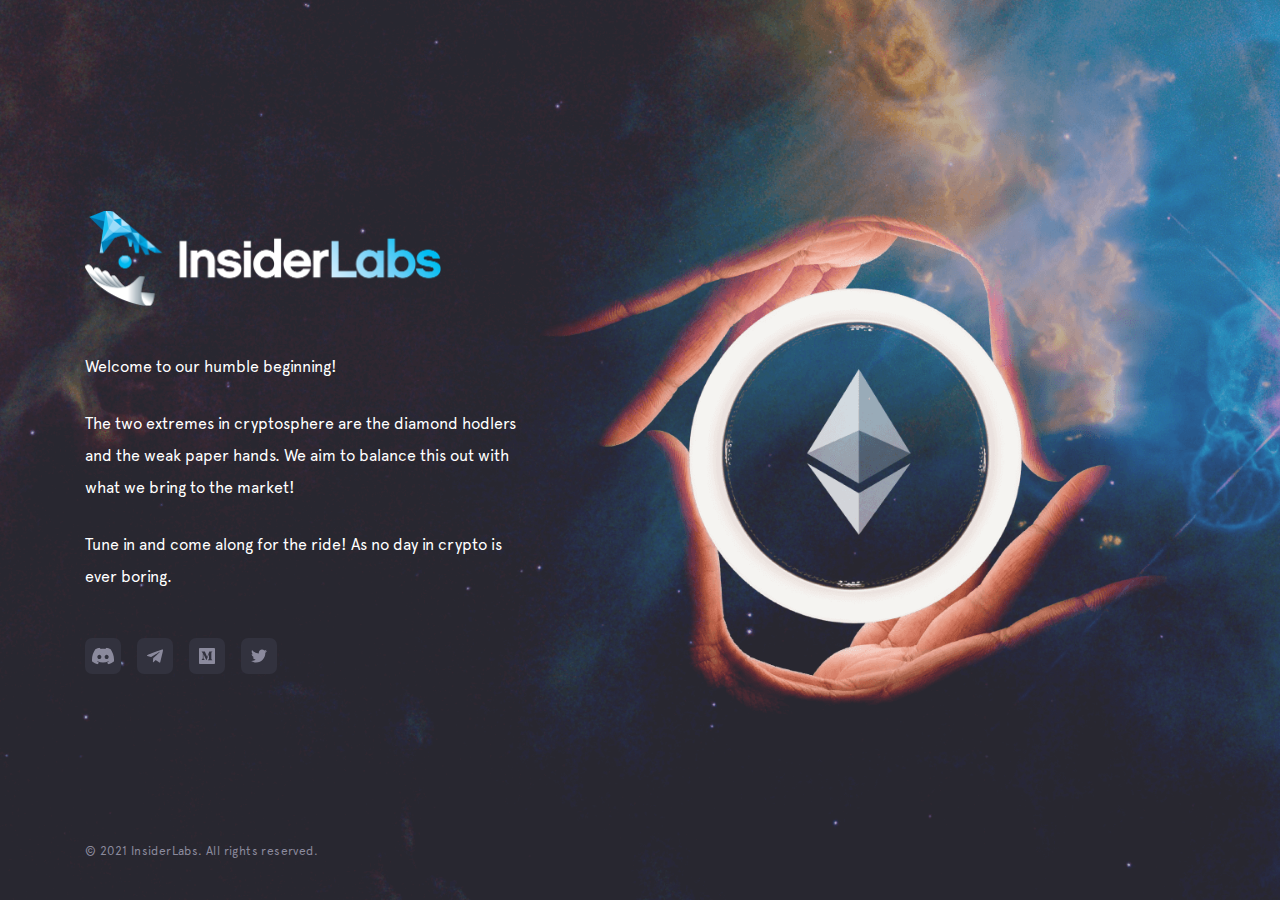
<file: index.html>
<!DOCTYPE html>
<html lang="en">
<head>
  <meta charset="UTF-8">
  <meta http-equiv="X-UA-Compatible" content="IE=edge">
  <meta name="viewport" content="width=device-width, initial-scale=1.0">
  <title>InsiderLabs</title>
  <!-- Google Font -->
  <link rel="preconnect" href="https://fonts.gstatic.com">
  <link href="https://fonts.googleapis.com/css2?family=Poppins:wght@400;500;600;700&display=swap" rel="stylesheet">
  <!-- Bootstrap Css -->
  <link rel="stylesheet" href="css/bootstrap.min.css">
  <!-- Custom Css -->
  <link rel="stylesheet" href="css/style.css">
</head>
<body>
  <main class="main-section">
    <div class="container">
      <div class="main-section-content flex-column d-flex justify-content-center">
        <div class="row">
          <div class="col-md-7 col-lg-5">
            <div class="logo">
              <img src="imgs/homepage/logo.png" alt="logo">
            </div>
            <p>Welcome to our humble beginning!</p>
            <p>The two extremes in cryptosphere are the diamond hodlers and the weak paper hands. We aim to balance this out with what we bring to the market!</p>
            <p>Tune in and come along for the ride! As no day in crypto is ever boring.</p>
            <ul class="social-links list-unstyled">
              <li>
                <a href="https://discord.gg/tazM5QECa4" target="_blank">
                  <img src="imgs/homepage/discord.svg" alt="discord">
                </a>
              </li>
              <li>
                <a href="https://t.me/InsiderLabs" target="_blank">
                  <img src="imgs/homepage/telegram.svg" alt="telegram">
                </a>
              </li>
              <li>
                <a href="https://medium.com/@insiderlabs" target="_blank">
                  <img src="imgs/homepage/medium.svg" alt="medium">
                </a>
              </li>
              <li>
                <a href="#" target="_blank">
                  <img src="imgs/homepage/twitter.svg" alt="twitter">
                </a>
              </li>
            </ul>
          </div>
        </div>
        <p class="copyright">
          &copy; 2021 InsiderLabs. All rights reserved.
        </p>
      </div>
      
    </div>
  </main>

  <!-- jQuery -->
  <script src="js/jquery-3.4.1.min.js"></script>
  <!-- Bootstrap -->
  <script src="js/bootstrap.bundle.min.js"></script>
  <!-- Main js -->
  <script src="js/main.js"></script>
</body>
</html>
</file>
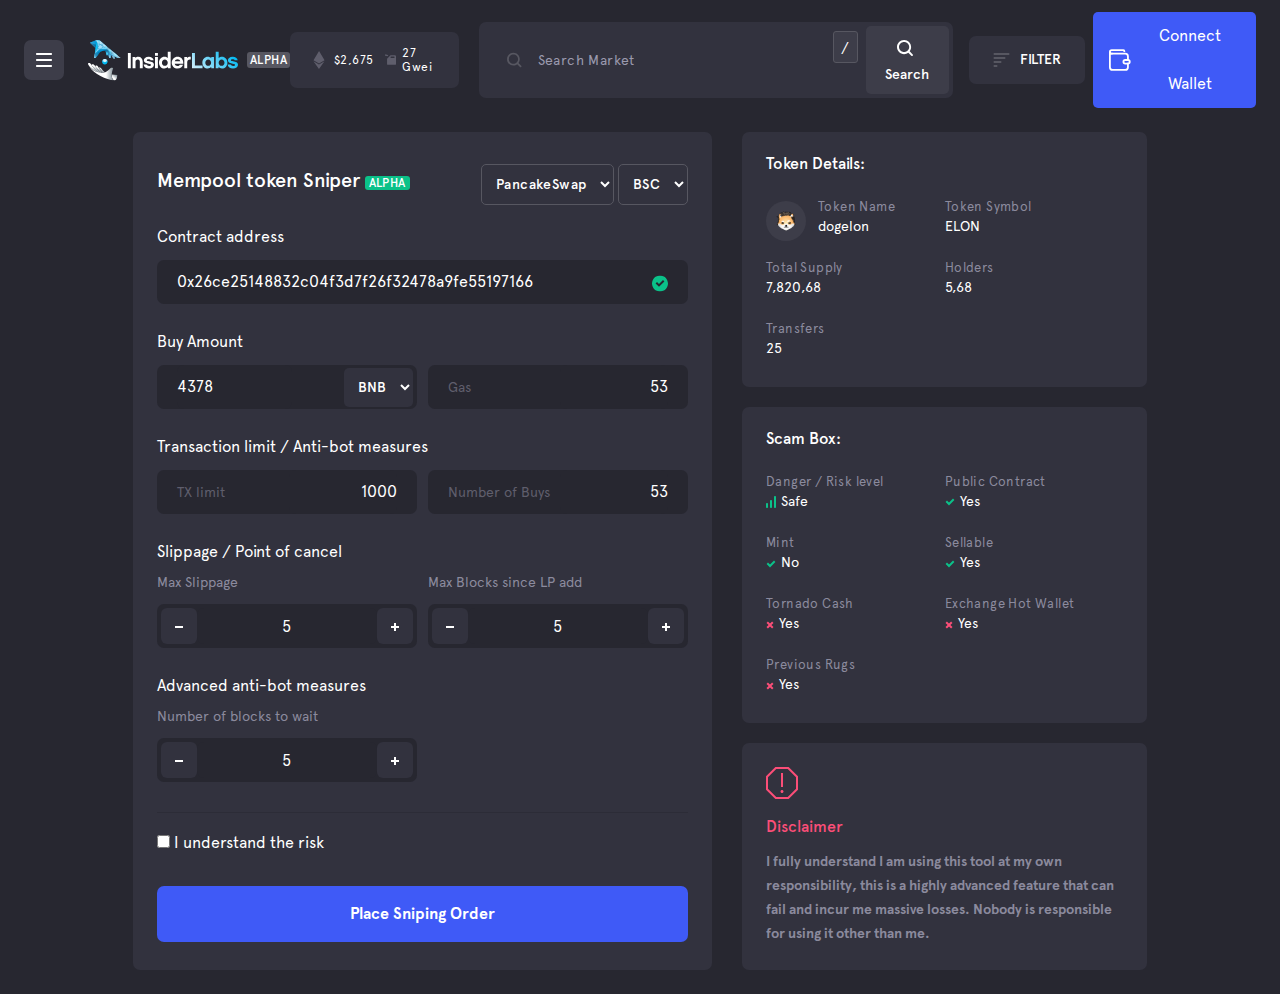
<file: snipping.html>
<!DOCTYPE html>
<html lang="en">
<head>
  <meta charset="UTF-8">
  <meta http-equiv="X-UA-Compatible" content="IE=edge">
  <meta name="viewport" content="width=device-width, initial-scale=1.0">
  <title>InsiderLabs</title>
  <!-- Google Font -->
  <link rel="preconnect" href="https://fonts.gstatic.com">
  <link rel="stylesheet" href="fonts/Apercu-Font/Apercu-Font/Apercu-Regular.otf">
  <link rel="stylesheet" href="fonts/Apercu-Font/Apercu-Font/Apercu-Medium.otf">
  <link rel="stylesheet" href="fonts/Apercu-Font/Apercu-Font/Apercu-Bold.otf">
  <!-- Bootstrap Css -->
  <link rel="stylesheet" href="css/bootstrap.min.css">
  <!-- Custom Css -->
  <link rel="stylesheet" href="css/style.css">
</head>
<body>
  <header class="snipping-header">
    <div class="header-left">
      <div class="menu-icon">
        <svg width="16" height="16" viewBox="0 0 16 16" fill="none" xmlns="http://www.w3.org/2000/svg">
          <path d="M15 7H1C0.4 7 0 7.4 0 8C0 8.6 0.4 9 1 9H15C15.6 9 16 8.6 16 8C16 7.4 15.6 7 15 7Z" fill="white"/>
          <path d="M15 1H1C0.4 1 0 1.4 0 2C0 2.6 0.4 3 1 3H15C15.6 3 16 2.6 16 2C16 1.4 15.6 1 15 1Z" fill="white"/>
          <path d="M15 13H1C0.4 13 0 13.4 0 14C0 14.6 0.4 15 1 15H15C15.6 15 16 14.6 16 14C16 13.4 15.6 13 15 13Z" fill="white"/>
        </svg>        
      </div>
      <div class="logo">
        <img src="imgs/logo.svg" alt="logo">
        <span class="text-uppercase text-white">Alpha</span>
      </div>
    </div>
    <div class="header-right">
      <div class="gwei">
        <div class="usd">
          <svg width="18" height="18" viewBox="0 0 18 18" fill="none" xmlns="http://www.w3.org/2000/svg">
            <path d="M8.95806 13.4775L3.43506 10.215L8.95731 18L14.4848 10.215L8.95581 13.4775H8.95806ZM9.04206 0L3.51756 9.16725L9.04131 12.4327L14.5651 9.17025L9.04206 0Z" fill="#5F5E6C"/>
          </svg>
          <span class="value">$2,675</span>
        </div>
        <div class="gas">
          <svg width="14" height="14" viewBox="0 0 14 14" fill="none" xmlns="http://www.w3.org/2000/svg">
            <path d="M3.01875 2.38058L4.27 1.12933C3.30627 0.365478 2.10426 -0.0344691 0.875 -0.000297697H0V1.7497H0.875C1.63879 1.72429 2.39047 1.9455 3.01875 2.38058Z" fill="#5F5E6C"/>
            <path d="M12.25 0.875H7L2.625 5.25V12.25C2.625 12.4821 2.71719 12.7046 2.88128 12.8687C3.04538 13.0328 3.26794 13.125 3.5 13.125H13.125C13.3571 13.125 13.5796 13.0328 13.7437 12.8687C13.9078 12.7046 14 12.4821 14 12.25V2.625C14 2.16087 13.8156 1.71575 13.4874 1.38756C13.1592 1.05937 12.7141 0.875 12.25 0.875ZM11.375 4.375H7.875C7.64294 4.375 7.42038 4.28281 7.25628 4.11872C7.09219 3.95462 7 3.73206 7 3.5C7 3.26794 7.09219 3.04538 7.25628 2.88128C7.42038 2.71719 7.64294 2.625 7.875 2.625H11.375C11.6071 2.625 11.8296 2.71719 11.9937 2.88128C12.1578 3.04538 12.25 3.26794 12.25 3.5C12.25 3.73206 12.1578 3.95462 11.9937 4.11872C11.8296 4.28281 11.6071 4.375 11.375 4.375Z" fill="#5F5E6C"/>
          </svg>          
          <span class="value">27 Gwei</span>  
        </div>        
      </div>
      <form class="search-market">
        <div class="form-group">
          <svg width="16" height="16" viewBox="0 0 16 16" fill="none" xmlns="http://www.w3.org/2000/svg">
            <path d="M12.7 11.3C13.6 10.1 14.1 8.7 14.1 7.1C14.1 3.2 11 0 7.1 0C3.2 0 0 3.2 0 7.1C0 11 3.2 14.2 7.1 14.2C8.7 14.2 10.2 13.7 11.3 12.8L14.3 15.8C14.5 16 14.8 16.1 15 16.1C15.2 16.1 15.5 16 15.7 15.8C16.1 15.4 16.1 14.8 15.7 14.4L12.7 11.3ZM7.1 12.1C4.3 12.1 2 9.9 2 7.1C2 4.3 4.3 2 7.1 2C9.9 2 12.2 4.3 12.2 7.1C12.2 9.9 9.9 12.1 7.1 12.1Z" fill="#575761"/>
          </svg>          
          <input type="search" placeholder="Search Market">
        </div>
        <span>/</span>
        <button type="submit" class="search">
          <svg width="16" height="16" viewBox="0 0 16 16" fill="none" xmlns="http://www.w3.org/2000/svg">
            <path d="M12.7 11.3C13.6 10.1 14.1 8.7 14.1 7.1C14.1 3.2 11 0 7.1 0C3.2 0 0 3.2 0 7.1C0 11 3.2 14.2 7.1 14.2C8.7 14.2 10.2 13.7 11.3 12.8L14.3 15.8C14.5 16 14.8 16.1 15 16.1C15.2 16.1 15.5 16 15.7 15.8C16.1 15.4 16.1 14.8 15.7 14.4L12.7 11.3ZM7.1 12.1C4.3 12.1 2 9.9 2 7.1C2 4.3 4.3 2 7.1 2C9.9 2 12.2 4.3 12.2 7.1C12.2 9.9 9.9 12.1 7.1 12.1Z" fill="white"/>
          </svg>
          <span>Search</span>  
        </button>
      </form>
      <div class="filter">
        <svg width="17" height="14" viewBox="0 0 17 14" fill="none" xmlns="http://www.w3.org/2000/svg">
          <path d="M3.5 14H1.5C0.948 14 0.5 13.552 0.5 13C0.5 12.448 0.948 12 1.5 12H3.5C4.052 12 4.5 12.448 4.5 13C4.5 13.552 4.052 14 3.5 14Z" fill="#575761"/>
          <path d="M7.5 10H1.5C0.948 10 0.5 9.552 0.5 9C0.5 8.448 0.948 8 1.5 8H7.5C8.052 8 8.5 8.448 8.5 9C8.5 9.552 8.052 10 7.5 10Z" fill="#575761"/>
          <path d="M11.5 6H1.5C0.948 6 0.5 5.552 0.5 5C0.5 4.448 0.948 4 1.5 4H11.5C12.052 4 12.5 4.448 12.5 5C12.5 5.552 12.052 6 11.5 6Z" fill="#575761"/>
          <path d="M15.5 2H1.5C0.948 2 0.5 1.552 0.5 1C0.5 0.448 0.948 0 1.5 0H15.5C16.052 0 16.5 0.448 16.5 1C16.5 1.552 16.052 2 15.5 2Z" fill="#575761"/>
        </svg>
        <span class="text-uppercase">Filter</span>  
      </div>
      <button class="connect-wallet">
        <svg width="24" height="24" viewBox="0 0 24 24" fill="none" xmlns="http://www.w3.org/2000/svg">
          <path d="M21 12V8C21 6.34315 19.6569 5 18 5H3C1.895 5 1 4.105 1 3V20C1 21.657 2.343 23 4 23H18C19.6569 23 21 21.6569 21 20V16" stroke="white" stroke-width="2" stroke-miterlimit="10" stroke-linecap="square"/>
          <path d="M17 2V2C17 1.44772 16.5523 1 16 1H3C1.895 1 1 1.895 1 3C1 4.105 1.895 5 3 5" stroke="white" stroke-width="2" stroke-miterlimit="10" stroke-linecap="square"/>
          <path d="M23 14C23 15.1046 22.1046 16 21 16H18C16.895 16 16 15.105 16 14C16 12.895 16.895 12 18 12H21C22.1046 12 23 12.8954 23 14V14Z" stroke="white" stroke-width="2" stroke-miterlimit="10" stroke-linecap="square"/>
        </svg>
        <span>Connect Wallet</span>
      </button>
    </div>
  </header>
  <div class="snipping-content">
    <div class="container">
      <div class="row">
        <div class="col-lg-11 m-auto">
          <div class="row">
            <div class="col-7 d-flex">
              <div class="box box-right">
                <div class="box-head d-flex align-items-center justify-content-between">
                  <h3>Mempool token Sniper <span>Alpha</span></h3>
                  <div class="select">
                    <select>
                      <option value="pancakeswap">PancakeSwap</option>
                      <option value="pancakeswap">PancakeSwap</option>
                      <option value="pancakeswap">PancakeSwap</option>
                    </select>
                    <select>
                      <option value="bsc">BSC</option>
                      <option value="bsc">BSC</option>
                      <option value="bsc">BSC</option>
                    </select>
                  </div>
                </div>
                <div class="form-group">
                  <label>Contract address</label>
                  <div class="contract-address">
                    <input type="text" value="0x26ce25148832c04f3d7f26f32478a9fe55197166">
                    <div class="valued-icon">
                      <svg width="16" height="16" viewBox="0 0 16 16" fill="none" xmlns="http://www.w3.org/2000/svg">
                        <path d="M8 0C3.6 0 0 3.6 0 8C0 12.4 3.6 16 8 16C12.4 16 16 12.4 16 8C16 3.6 12.4 0 8 0ZM7 11.4L3.6 8L5 6.6L7 8.6L11 4.6L12.4 6L7 11.4Z" fill="#0BC189"/>
                      </svg>                      
                    </div>
                  </div>
                </div>
                <div class="form-group">
                  <label>Buy Amount</label>
                  <div class="amount">
                    <div class="bnb">
                      <input class="form-control text-left" type="number" value="4378">
                      <select>
                        <option value="bnb">BNB</option>
                        <option value="bnb">BNB</option>
                        <option value="bnb">BNB</option>
                      </select>
                    </div>
                    <div>
                      <span class="placeholder">Gas</span>
                      <input class="form-control" type="number" value="53">
                    </div>
                  </div>
                </div>
                <div class="form-group">
                  <label>Transaction limit / Anti-bot measures</label>
                  <div class="transaction-limit">
                    <div>
                      <span class="placeholder">TX limit</span>
                      <input class="form-control" type="number" value="1000">
                    </div>
                    <div>
                      <span class="placeholder">Number of Buys</span>
                      <input class="form-control" type="number" value="53">
                    </div>
                  </div>
                </div>
                <div class="form-group">
                  <label>Slippage / Point of cancel</label>
                  <div class="slippage">
                    <div class="max-slippage">
                      <label>Max Slippage</label>
                      <div class="inline-group">
                        <button class="btn-minus">
                          <svg width="8" height="2" viewBox="0 0 8 2" fill="none" xmlns="http://www.w3.org/2000/svg">
                            <path d="M8 0H0V2H8V0Z" fill="white"/>
                          </svg>
                        </button>
                        <input class="form-control quantity" min="0" name="quantity" value="5" type="number">
                        <button class="btn-plus">
                          <svg width="8" height="8" viewBox="0 0 8 8" fill="none" xmlns="http://www.w3.org/2000/svg">
                            <path d="M5 0H3V3H0V5H3V8H5V5H8V3H5V0Z" fill="white"/>
                          </svg>
                        </button>
                      </div>
                    </div>
                    <div class="max-blocks">
                      <label>Max Blocks since LP add</label>
                      <div class="inline-group">
                        <button class="btn-minus">
                          <svg width="8" height="2" viewBox="0 0 8 2" fill="none" xmlns="http://www.w3.org/2000/svg">
                            <path d="M8 0H0V2H8V0Z" fill="white"/>
                          </svg>
                        </button>
                        <input class="form-control quantity" min="0" name="quantity" value="5" type="number">
                        <button class="btn-plus">
                          <svg width="8" height="8" viewBox="0 0 8 8" fill="none" xmlns="http://www.w3.org/2000/svg">
                            <path d="M5 0H3V3H0V5H3V8H5V5H8V3H5V0Z" fill="white"/>
                          </svg>
                        </button>
                      </div>
                    </div>
                  </div>
                </div>
                <div class="form-group">
                  <label>Advanced anti-bot measures</label>
                  <div class="advanced-anti-bot">
                    <div>
                      <label>Number of blocks to wait</label>
                      <div class="inline-group">
                        <button class="btn-minus">
                          <svg width="8" height="2" viewBox="0 0 8 2" fill="none" xmlns="http://www.w3.org/2000/svg">
                            <path d="M8 0H0V2H8V0Z" fill="white"/>
                          </svg>
                        </button>
                        <input class="form-control quantity" min="0" name="quantity" value="5" type="number">
                        <button class="btn-plus">
                          <svg width="8" height="8" viewBox="0 0 8 8" fill="none" xmlns="http://www.w3.org/2000/svg">
                            <path d="M5 0H3V3H0V5H3V8H5V5H8V3H5V0Z" fill="white"/>
                          </svg>
                        </button>
                      </div>
                    </div>
                  </div>
                </div>
                <hr>
                <div class="form-group understand-risk">
                  <input type="checkbox" id="understand-risk">
                  <label for="understand-risk">I understand the risk</label>
                </div>
                <button class="d-block w-100 order-now">Place Sniping Order</button>
              </div>
            </div>
            <div class="col-5 d-flex flex-wrap">
              <div class="box box-left token-details">
                <h4>Token Details:</h4>
                <ul class="list-unstyled mb-0">
                  <li>
                    <div class="icon">
                      <img src="imgs/dogelon.svg" alt="dogelon img">
                    </div>
                    <div class="info">
                      <p>Token Name</p>
                      <h5>dogelon</h3>
                    </div>
                  </li>
                  <li>
                    <p>Token Symbol</p>
                    <h5>ELON</h5>
                  </li>
                  <li>
                    <p>Total Supply</p>
                    <h5>7,820,68</h5>
                  </li>
                  <li>
                    <p>Holders</p>
                    <h5>5,68</h5>
                  </li>
                  <li>
                    <p>Transfers</p>
                    <h5>25</h5>
                  </li>
                </ul>
              </div>
              <div class="box box-left scam-box">
                <h4>Scam Box:</h4>
                <ul class="list-unstyled mb-0">
                  <li>
                    <p>Danger / Risk level</p>
                    <h5>
                      <div class="icon">
                        <svg width="10" height="12" viewBox="0 0 10 12" fill="none" xmlns="http://www.w3.org/2000/svg">
                          <path d="M10 11V1C10 0.447715 9.55228 0 9 0C8.44772 0 8 0.447715 8 1V11C8 11.5523 8.44772 12 9 12C9.55228 12 10 11.5523 10 11Z" fill="#0BC189"/>
                          <path d="M6 11V5C6 4.44772 5.55228 4 5 4C4.44772 4 4 4.44772 4 5V11C4 11.5523 4.44772 12 5 12C5.55228 12 6 11.5523 6 11Z" fill="#0BC189"/>
                          <path d="M2 11V8C2 7.44772 1.55228 7 1 7C0.447715 7 0 7.44772 0 8V11C0 11.5523 0.447715 12 1 12C1.55228 12 2 11.5523 2 11Z" fill="#0BC189"/>
                        </svg>
                        </div>
                      <span>Safe</span>
                    </h5>
                  </li>
                  <li>
                    <p>Public Contract</p>
                    <h5>
                      <div class="icon">
                        <svg width="10" height="8" viewBox="0 0 10 8" fill="none" xmlns="http://www.w3.org/2000/svg">
                          <path d="M9.4001 1.99998L8.0001 0.599976L4.0001 4.59998L2.0001 2.59998L0.600098 3.99998L4.0001 7.39998L9.4001 1.99998Z" fill="#0BC189"/>
                        </svg>                          
                        </div>
                      <span>Yes</span>
                    </h5>
                  </li>
                  <li>
                    <p>Mint</p>
                    <h5>
                      <div class="icon">
                        <svg width="10" height="8" viewBox="0 0 10 8" fill="none" xmlns="http://www.w3.org/2000/svg">
                          <path d="M9.4001 1.99998L8.0001 0.599976L4.0001 4.59998L2.0001 2.59998L0.600098 3.99998L4.0001 7.39998L9.4001 1.99998Z" fill="#0BC189"/>
                        </svg>                          
                        </div>
                      <span>No</span>
                    </h5>
                  </li>
                  <li>
                    <p>Sellable</p>
                    <h5>
                      <div class="icon">
                        <svg width="10" height="8" viewBox="0 0 10 8" fill="none" xmlns="http://www.w3.org/2000/svg">
                          <path d="M9.4001 1.99998L8.0001 0.599976L4.0001 4.59998L2.0001 2.59998L0.600098 3.99998L4.0001 7.39998L9.4001 1.99998Z" fill="#0BC189"/>
                        </svg>                          
                        </div>
                      <span>Yes</span>
                    </h5>
                  </li>
                  <li>
                    <p>Tornado Cash</p>
                    <h5>
                      <div class="icon">
                        <svg width="8" height="8" viewBox="0 0 8 8" fill="none" xmlns="http://www.w3.org/2000/svg">
                          <path d="M6.1 0.5L4 2.6L1.9 0.5L0.5 1.9L2.6 4L0.5 6.1L1.9 7.5L4 5.4L6.1 7.5L7.5 6.1L5.4 4L7.5 1.9L6.1 0.5Z" fill="#FB4E78"/>
                        </svg>                          
                        </div>
                      <span>Yes</span>
                    </h5>
                  </li>
                  <li>
                    <p>Exchange Hot Wallet</p>
                    <h5>
                      <div class="icon">
                        <svg width="8" height="8" viewBox="0 0 8 8" fill="none" xmlns="http://www.w3.org/2000/svg">
                          <path d="M6.1 0.5L4 2.6L1.9 0.5L0.5 1.9L2.6 4L0.5 6.1L1.9 7.5L4 5.4L6.1 7.5L7.5 6.1L5.4 4L7.5 1.9L6.1 0.5Z" fill="#FB4E78"/>
                        </svg>
                        </div>
                      <span>Yes</span>
                    </h5>
                  </li>
                  <li>
                    <p>Previous Rugs</p>
                    <h5>
                      <div class="icon">
                        <svg width="8" height="8" viewBox="0 0 8 8" fill="none" xmlns="http://www.w3.org/2000/svg">
                          <path d="M6.1 0.5L4 2.6L1.9 0.5L0.5 1.9L2.6 4L0.5 6.1L1.9 7.5L4 5.4L6.1 7.5L7.5 6.1L5.4 4L7.5 1.9L6.1 0.5Z" fill="#FB4E78"/>
                        </svg>                       
                        </div>
                      <span>Yes</span>
                    </h5>
                  </li>
                </ul>
              </div>
              <div class="box box-left disclaimer mb-0">
                <div class="icon">
                  <svg width="32" height="32" viewBox="0 0 32 32" fill="none" xmlns="http://www.w3.org/2000/svg">
                    <path d="M16 7V19" stroke="#FB4E78" stroke-width="2" stroke-miterlimit="10" stroke-linecap="square"/>
                    <path d="M16 26C16.8284 26 17.5 25.3284 17.5 24.5C17.5 23.6716 16.8284 23 16 23C15.1716 23 14.5 23.6716 14.5 24.5C14.5 25.3284 15.1716 26 16 26Z" fill="#FB4E78"/>
                    <path d="M22.213 1H9.787L1 9.787V22.213L9.787 31H22.213L31 22.213V9.787L22.213 1Z" stroke="#FB4E78" stroke-width="2" stroke-miterlimit="10" stroke-linecap="square"/>
                  </svg>
                  <h4>Disclaimer</h4>
                  <p>I fully understand I am using this tool at my own responsibility, this is a highly advanced feature that can fail and incur me massive losses. Nobody is responsible for using it other than me.</p>             
                </div>
              </div>
            </div>
          </div>
        </div>
      </div>
    </div>
  </div>

  <!-- jQuery -->
  <script src="js/jquery-3.4.1.min.js"></script>
  <!-- Bootstrap -->
  <script src="js/bootstrap.bundle.min.js"></script>
  <!-- Main js -->
  <script src="js/main.js"></script>
</body>
</html>
</file>
<file: css/style.css>
* {
  -webkit-box-sizing: border-box;
          box-sizing: border-box;
  padding: 0;
  margin: 0;
}

p {
  margin-bottom: 0;
}

body {
  font-family: 'Apercu';
  font-size: 16px;
  line-height: 1.7;
}

.main-section {
  background-image: url(../imgs/homepage/bg.png);
  background-size: cover;
  background-position: center;
}

@media (min-width: 768px) {
  .main-section {
    height: 100vh;
  }
}

@media (max-height: 600px) {
  .main-section {
    height: auto;
  }
}

@media (min-width: 768px) and (max-width: 991px) {
  .main-section {
    background-position: 20% 0;
    background-repeat: no-repeat;
  }
}

@media (max-width: 767px) {
  .main-section {
    background-image: url(../imgs/homepage/bg-m.png);
  }
}

@media (min-width: 1024px) {
  .main-section-content {
    height: 100vh;
  }
}

@media (max-height: 600px) {
  .main-section-content {
    height: auto;
    padding: 50px 0;
  }
}

@media (min-height: 600px) and (max-width: 767px) {
  .main-section-content {
    height: 100vh;
  }
}

@media (max-width: 991px) {
  .main-section-content {
    padding: 60px 35px 40px 40px;
  }
}

.main-section .logo {
  margin-bottom: 45px;
}

.main-section .logo img {
  height: 95px;
}

@media (max-width: 991px) {
  .main-section .logo img {
    height: 57px;
  }
}

.main-section-content p {
  font-size: 16px;
  line-height: 32px;
  color: #ffffff;
}

p.copyright {
  font-size: 12px;
  line-height: 18px;
  letter-spacing: 0.4px;
  color: #8b8a9d;
}

@media (min-width: 768px) {
  p.copyright {
    position: absolute;
    bottom: 40px;
  }
}

@media (max-height: 600px) {
  p.copyright {
    position: static;
    margin-top: 40px;
  }
}

@media (min-width: 768px) and (max-width: 991px) {
  p.copyright {
    margin-top: 30px;
  }
}

@media (max-width: 767px) {
  p.copyright {
    margin-top: 40px;
  }
}

.main-section-content p:not(:last-child) {
  margin-bottom: 25px;
}

@media (max-width: 991px) {
  .main-section-content p:not(:last-child) {
    margin-bottom: 15px;
  }
}

.social-links {
  display: -webkit-box;
  display: -ms-flexbox;
  display: flex;
  margin-top: 45px;
}

.social-links li:not(:last-child) {
  margin-right: 16px;
}

.social-links li a {
  display: -webkit-box;
  display: -ms-flexbox;
  display: flex;
  -webkit-box-pack: center;
      -ms-flex-pack: center;
          justify-content: center;
  -webkit-box-align: center;
      -ms-flex-align: center;
          align-items: center;
  font-weight: 500;
  font-size: 14px;
  line-height: 21px;
  color: #ffffff;
  background: #32323e;
  border-radius: 7px;
  -webkit-transition: all 0.3s ease;
  transition: all 0.3s ease;
  text-decoration: none;
  width: 36px;
  height: 36px;
  line-height: 36px;
  text-align: center;
}

.social-links li a:hover {
  background: #424250;
}

@font-face {
  font-family: "Apercu";
  src: url("../fonts/Apercu-Font/Apercu-Regular.woff") format("woff");
  font-weight: normal;
  font-style: normal;
  font-display: swap;
}

@font-face {
  font-family: "Apercu";
  src: url("../fonts/Apercu-Font/Apercu-Medium.woff") format("woff");
  font-weight: 500;
  font-style: normal;
  font-display: swap;
}

@font-face {
  font-family: "Apercu";
  src: url("../fonts/Apercu-Font/Apercu-Bold.woff") format("woff");
  font-weight: bold;
  font-style: normal;
  font-display: swap;
}

.snipping-header {
  background: #272730;
  padding: 12px 24px;
  display: -webkit-box;
  display: -ms-flexbox;
  display: flex;
  -webkit-box-align: center;
      -ms-flex-align: center;
          align-items: center;
  -webkit-box-pack: justify;
      -ms-flex-pack: justify;
          justify-content: space-between;
  font-family: "Apercu";
}

.snipping-header .header-left {
  display: -webkit-box;
  display: -ms-flexbox;
  display: flex;
  -webkit-box-align: center;
      -ms-flex-align: center;
          align-items: center;
}

.snipping-header .header-left .menu-icon {
  background: #3D3D49;
  border-radius: 7px;
  width: 40px;
  height: 40px;
  display: -webkit-box;
  display: -ms-flexbox;
  display: flex;
  cursor: pointer;
  margin-right: 24px;
}

.snipping-header .header-left .menu-icon svg {
  margin: auto;
}

.snipping-header .header-left .logo {
  display: -webkit-box;
  display: -ms-flexbox;
  display: flex;
  -webkit-box-align: center;
      -ms-flex-align: center;
          align-items: center;
}

.snipping-header .header-left .logo span {
  font-weight: 500;
  font-size: 12px;
  line-height: 16px;
  letter-spacing: 0.4px;
  padding: 0 3px;
  background: #575761;
  border-radius: 3px;
  margin-left: 9px;
}

.snipping-header .header-right {
  display: -webkit-box;
  display: -ms-flexbox;
  display: flex;
  -webkit-box-align: center;
      -ms-flex-align: center;
          align-items: center;
}

.snipping-header .header-right .gwei {
  display: -webkit-box;
  display: -ms-flexbox;
  display: flex;
  background: #32323E;
  border-radius: 7px;
  padding: 14px 20px;
}

.snipping-header .header-right .usd {
  margin-right: 12px;
}

.snipping-header .header-right .usd, .snipping-header .header-right .gas {
  display: -webkit-box;
  display: -ms-flexbox;
  display: flex;
  -webkit-box-align: center;
      -ms-flex-align: center;
          align-items: center;
}

.snipping-header .header-right .usd span.value, .snipping-header .header-right .gas span.value {
  color: #fff;
  font-size: 12px;
  letter-spacing: 0.4px;
  margin-left: 6px;
  line-height: normal;
}

.snipping-header .header-right .search-market {
  background: #32323E;
  border-radius: 7px;
  padding: 4px;
  display: -webkit-box;
  display: -ms-flexbox;
  display: flex;
  margin-left: 20px;
}

.snipping-header .header-right .search-market .form-group {
  -webkit-box-flex: 1;
      -ms-flex: 1;
          flex: 1;
  margin-bottom: 0;
  min-width: 350px;
  padding-left: 24px;
  display: -webkit-box;
  display: -ms-flexbox;
  display: flex;
  -webkit-box-align: center;
      -ms-flex-align: center;
          align-items: center;
}

.snipping-header .header-right .search-market .form-group svg {
  margin-right: 16px;
}

.snipping-header .header-right .search-market input[type=search] {
  background: none;
  border: 0;
  color: #fff;
  width: 100%;
}

.snipping-header .header-right .search-market input[type=search]:focus {
  outline: none;
  -webkit-box-shadow: none;
          box-shadow: none;
}

.snipping-header .header-right .search-market input[type=search]::-webkit-input-placeholder {
  font-size: 14px;
  line-height: 14px;
  letter-spacing: 0.4px;
  color: #9A99AD;
}

.snipping-header .header-right .search-market input[type=search]:-ms-input-placeholder {
  font-size: 14px;
  line-height: 14px;
  letter-spacing: 0.4px;
  color: #9A99AD;
}

.snipping-header .header-right .search-market input[type=search]::-ms-input-placeholder {
  font-size: 14px;
  line-height: 14px;
  letter-spacing: 0.4px;
  color: #9A99AD;
}

.snipping-header .header-right .search-market input[type=search]::placeholder {
  font-size: 14px;
  line-height: 14px;
  letter-spacing: 0.4px;
  color: #9A99AD;
}

.snipping-header .header-right .search-market > span {
  background: #3D3D49;
  border: 0.1px solid #575761;
  border-radius: 3px;
  width: 32px;
  height: 32px;
  text-align: center;
  line-height: 32px;
  color: #fff;
  font-size: 14px;
  position: relative;
  top: 5px;
}

.snipping-header .header-right .search-market .search {
  background: #3D3D49;
  border-radius: 5px;
  text-align: center;
  margin-left: 8px;
  border: 0;
  padding: 7px 16px;
}

.snipping-header .header-right .search-market .search:focus {
  outline: none;
  -webkit-box-shadow: none;
          box-shadow: none;
}

.snipping-header .header-right .search-market .search svg {
  margin-right: 5px;
}

.snipping-header .header-right .search-market .search span {
  font-weight: 500;
  font-size: 14px;
  line-height: 14px;
  color: #fff;
}

.snipping-header .header-right .filter {
  background: #32323E;
  border-radius: 7px;
  padding: 17px 24px;
  display: -webkit-box;
  display: -ms-flexbox;
  display: flex;
  -webkit-box-align: center;
      -ms-flex-align: center;
          align-items: center;
  margin: 0 8px 0 16px;
  cursor: pointer;
}

.snipping-header .header-right .filter span {
  font-weight: 500;
  font-size: 14px;
  line-height: 14px;
  margin-left: 10px;
  color: #fff;
}

.snipping-header .header-right .connect-wallet {
  background: #3F5AF7;
  border-radius: 5px;
  padding: 0 16px;
  line-height: 48px;
  color: #fff;
  display: -webkit-box;
  display: -ms-flexbox;
  display: flex;
  -webkit-box-align: center;
      -ms-flex-align: center;
          align-items: center;
  -webkit-box-pack: center;
      -ms-flex-pack: center;
          justify-content: center;
  border: 0;
}

.snipping-header .header-right .connect-wallet svg {
  margin-right: 10px;
}

button:focus, input:focus, .form-control:focus {
  -webkit-box-shadow: none;
          box-shadow: none;
  outline: none;
}

.snipping-content {
  background: #272730;
  padding: 12px 0 24px;
}

.snipping-content .box {
  background: #32323E;
  border-radius: 7px;
  padding: 24px;
  -webkit-box-flex: 1;
      -ms-flex: 1 1 100%;
          flex: 1 1 100%;
}

.snipping-content .box-right {
  padding-top: 32px;
}

.snipping-content .box-right .box-head {
  margin-bottom: 24px;
}

.snipping-content .box-right .box-head h3 {
  font-weight: 500;
  font-size: 20px;
  line-height: 20px;
  color: #fff;
}

.snipping-content .box-right .box-head h3 span {
  font-weight: 500;
  font-size: 12px;
  letter-spacing: 0.4px;
  text-transform: uppercase;
  background: #0BC189;
  border-radius: 3px;
  padding: 0 4px;
  line-height: 16px;
}

.snipping-content .box-right select {
  padding: 10px;
  border-radius: 5px;
  color: #fff;
  font-weight: 500;
  background: #32323E;
  border: 0.4px solid #575761;
  font-size: 14px;
  letter-spacing: 0.4px;
}

.snipping-content .box-right select:focus-within {
  outline: none;
}

.snipping-content .box-right .form-group {
  margin-bottom: 30px;
}

.snipping-content .box-right .form-group .form-control[type="number"]::-webkit-inner-spin-button,
.snipping-content .box-right .form-group .form-control[type="number"]::-webkit-outer-spin-button {
  -webkit-appearance: none;
  margin: 0;
}

.snipping-content .box-right .form-group label {
  display: block;
  font-size: 16px;
  line-height: 16px;
  color: #FFFFFF;
  margin-bottom: 15px;
}

.snipping-content .box-right .form-group .contract-address {
  position: relative;
}

.snipping-content .box-right .form-group input {
  width: 100%;
  background: #272730;
  border-radius: 7px;
  line-height: 44px;
  height: 44px;
  padding: 0 20px;
  color: #fff;
  font-size: 16px;
  border: 0;
}

.snipping-content .box-right .form-group .valued-icon {
  position: absolute;
  right: 20px;
  top: 50%;
  -webkit-transform: translateY(-50%);
          transform: translateY(-50%);
}

.snipping-content .box-right .form-group .amount, .snipping-content .box-right .form-group .transaction-limit {
  display: -webkit-box;
  display: -ms-flexbox;
  display: flex;
  -webkit-box-align: center;
      -ms-flex-align: center;
          align-items: center;
  -webkit-box-pack: justify;
      -ms-flex-pack: justify;
          justify-content: space-between;
}

.snipping-content .box-right .form-group .amount > div, .snipping-content .box-right .form-group .transaction-limit > div {
  background: #272730;
  border-radius: 7px;
  line-height: 44px;
  height: 44px;
  padding: 0 20px;
  display: -webkit-box;
  display: -ms-flexbox;
  display: flex;
  width: 49%;
  -webkit-box-align: center;
      -ms-flex-align: center;
          align-items: center;
  -webkit-box-pack: justify;
      -ms-flex-pack: justify;
          justify-content: space-between;
}

.snipping-content .box-right .form-group .amount > div .placeholder, .snipping-content .box-right .form-group .transaction-limit > div .placeholder {
  font-size: 14px;
  line-height: 14px;
  color: #5F5E6C;
}

.snipping-content .box-right .form-group .amount > div input, .snipping-content .box-right .form-group .transaction-limit > div input {
  text-align: right;
  padding: 0;
}

.snipping-content .box-right .form-group .amount input, .snipping-content .box-right .form-group .transaction-limit input {
  width: 49%;
}

.snipping-content .box-right .form-group .amount .bnb {
  padding-right: 4px;
}

.snipping-content .box-right .form-group .amount .bnb select {
  border: 0;
}

.snipping-content .box-right .form-group .slippage, .snipping-content .box-right .form-group .advanced-anti-bot {
  display: -webkit-box;
  display: -ms-flexbox;
  display: flex;
  -webkit-box-align: center;
      -ms-flex-align: center;
          align-items: center;
  -webkit-box-pack: justify;
      -ms-flex-pack: justify;
          justify-content: space-between;
}

.snipping-content .box-right .form-group .slippage > div, .snipping-content .box-right .form-group .advanced-anti-bot > div {
  width: 49%;
}

.snipping-content .box-right .form-group .slippage > div label, .snipping-content .box-right .form-group .advanced-anti-bot > div label {
  font-size: 14px;
  line-height: 14px;
  color: #8B8A9D;
}

.snipping-content .box-right .form-group .inline-group {
  background: #272730;
  border-radius: 7px;
  line-height: 44px;
  padding: 4px;
  display: -webkit-box;
  display: -ms-flexbox;
  display: flex;
}

.snipping-content .box-right .form-group .inline-group .btn-minus, .snipping-content .box-right .form-group .inline-group .btn-plus {
  background: #32323E;
  border-radius: 6px;
  border: 0;
  min-width: 36px;
  height: 36px;
  line-height: 36px;
  text-align: center;
}

.snipping-content .box-right .form-group .inline-group .btn-minus:focus, .snipping-content .box-right .form-group .inline-group .btn-plus:focus {
  outline: none;
}

.snipping-content .box-right .form-group .inline-group .form-control {
  text-align: center;
  height: auto;
  line-height: normal;
}

.snipping-content .box-right .understand-risk {
  margin-bottom: 20px;
}

.snipping-content .box-right .understand-risk input, .snipping-content .box-right .understand-risk label {
  display: inline-block;
  width: auto;
  height: auto;
}

.snipping-content .box-right .order-now {
  background: #3F5AF7;
  border-radius: 7px;
  line-height: 56px;
  font-weight: bold;
  font-size: 16px;
  text-align: center;
  color: #FFFFFF;
  border: 0;
}

.snipping-content .box-left {
  margin-bottom: 20px;
}

.snipping-content .token-details ul li:first-child {
  display: -webkit-box;
  display: -ms-flexbox;
  display: flex;
  -webkit-box-align: center;
      -ms-flex-align: center;
          align-items: center;
}

.snipping-content .token-details ul li:first-child .icon {
  width: 40px;
  height: 40px;
  display: -webkit-box;
  display: -ms-flexbox;
  display: flex;
  border-radius: 50%;
  background: #3D3D49;
  margin-right: 12px;
}

.snipping-content .token-details ul li:first-child .icon img {
  margin: auto;
}

.snipping-content .scam-box h4, .snipping-content .token-details h4 {
  font-weight: 500;
  font-size: 16px;
  line-height: 16px;
  color: #fff;
}

.snipping-content .scam-box ul, .snipping-content .token-details ul {
  display: -webkit-box;
  display: -ms-flexbox;
  display: flex;
  -ms-flex-wrap: wrap;
      flex-wrap: wrap;
}

.snipping-content .scam-box ul li, .snipping-content .token-details ul li {
  -webkit-box-flex: 1;
      -ms-flex: 1 1 50%;
          flex: 1 1 50%;
  margin-top: 20px;
}

.snipping-content .scam-box ul li p, .snipping-content .token-details ul li p {
  font-size: 13px;
  line-height: 13px;
  letter-spacing: 0.4px;
  color: #8B8A9D;
  margin-bottom: 6px;
}

.snipping-content .scam-box ul li h5, .snipping-content .token-details ul li h5 {
  font-size: 14px;
  line-height: 14px;
  color: #FFFFFF;
  font-weight: normal;
  display: -webkit-box;
  display: -ms-flexbox;
  display: flex;
  -webkit-box-align: center;
      -ms-flex-align: center;
          align-items: center;
}

.snipping-content .scam-box ul li h5 .icon, .snipping-content .token-details ul li h5 .icon {
  margin-right: 5px;
}

.snipping-content .disclaimer h4 {
  margin: 20px 0 15px;
  font-size: 16px;
  line-height: 16px;
  color: #FB4E78;
}

.snipping-content .disclaimer p {
  font-weight: bold;
  font-size: 14px;
  line-height: 24px;
  color: #8B8A9D;
}
/*# sourceMappingURL=style.css.map */
</file>
